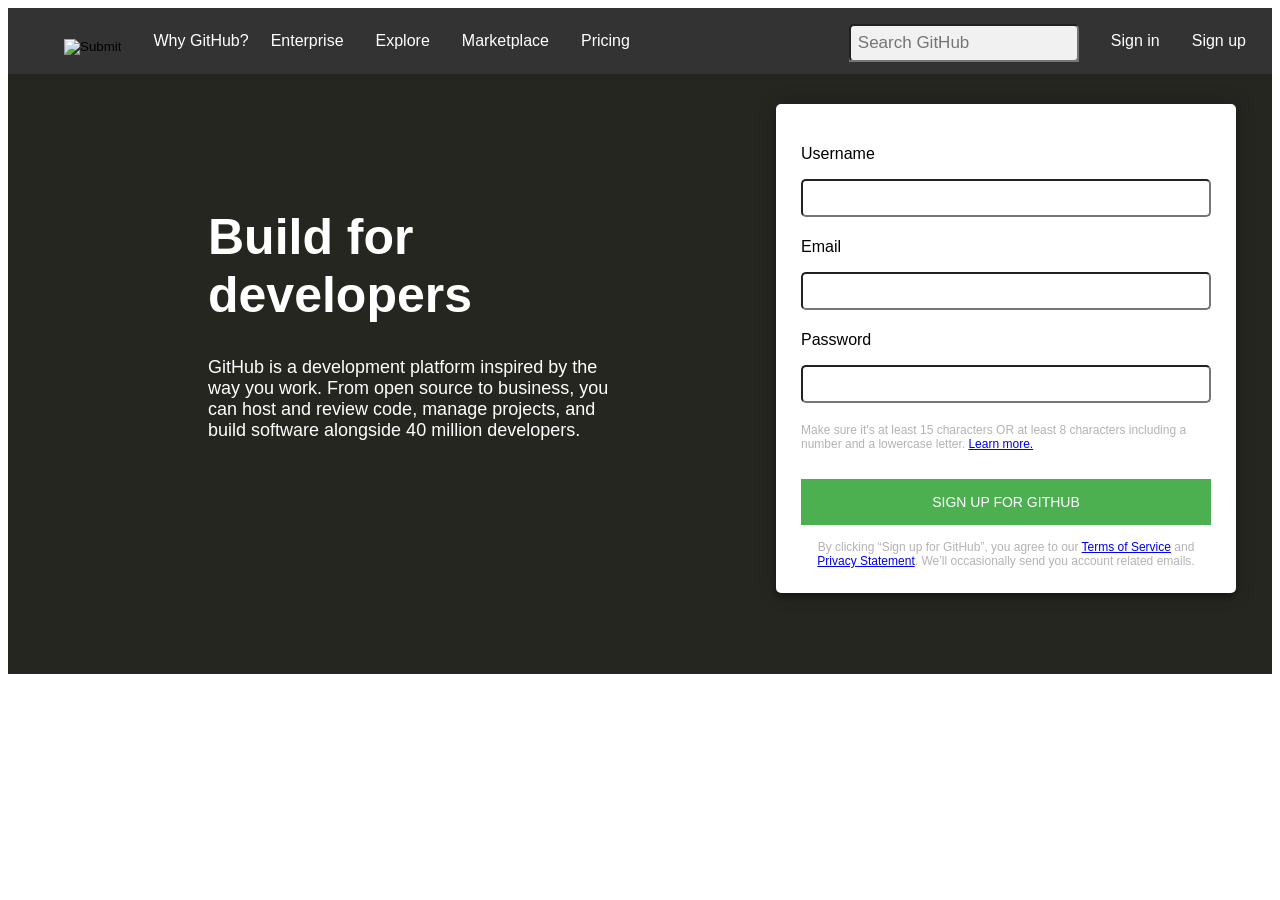
<file: Lab2/gitt.html>
<!DOCTYPE html>
<html lang="en">
<head>
<title>GITHUB WEB </title>
<meta charset="utf-8">

<style>
* {
  box-sizing: border-box;
}

body {
  font-family: Arial, Helvetica, sans-serif;
}

header{
  background-color: #333;
  padding: 10px;

  font-size: 31px;
  color: white;
}
.navbar {
  overflow: hidden;
  background-color: #333;
}

.navbar a {
  float: left;
  font-size: 16px;
  color: white;
  text-align: center;
  padding: 14px 16px;
  text-decoration: none;
}

.dropdown {
  float: left;
  overflow: hidden;
}

.dropdown .dropbtn {
  font-size: 16px;  
  border: none;
  outline: none;
  color: white;

  background-color: inherit;
  font-family: inherit;
  
}



.dropdown-content {
  display: none;
  position: absolute;
  background-color: #f9f9f9;
  min-width: 160px;
  box-shadow: 0px 8px 16px 0px rgba(0,0,0,0.2);
  z-index: 1;
}

.dropdown-content a {
  float: none;
  color: black;
  padding: 12px 16px;
  text-decoration: none;
  display: block;
  text-align: left;
}

.dropdown-content a:hover {
  background-color: #ddd;
}

.dropdown:hover .dropdown-content {
  display: block;
}


.search-container {
  float: right;
  background-color: #777;
  margin-top: 11px;
  margin-right: 16px;
  background: #777;
  font-size: 17px;
  border: none;
  cursor: pointer;
}

.rightfloat {
  float: right;

}

.imgpic {
  float: left;
 
  margin-top: 5px;
  margin-left: 46px;
  margin-right: 26px;


  border: none;
  cursor: pointer;
}




input[type=text] {
    margin-top: -5px;
  padding: 7px;
  font-size: 17px;
    border-radius: 5px;



  background: #f1f1f1;
}


.tocenter{

  padding: 100px 200px;
  padding-right: 0px;
  color: #ffffff;
  
}

h1{
  font-size: 50px;
}

.login-page {
  width: 360px;

  margin: auto;
  padding-top: 30px;


}
.form {
  position: relative;
  z-index: 1;
  background: #FFFFFF;
  width: 460px;
  margin: 0 auto 100px;
  padding: 25px;
  text-align: center;
  border-radius: 5px;
  box-shadow: 0 0 20px 0 rgba(0, 0, 0, 0.2), 0 5px 5px 0 rgba(0, 0, 0, 0.24);
}
.form button {
  font-family: "Roboto", sans-serif;
  text-transform: uppercase;
  outline: 0;
  background: #4CAF50;
  width: 100%;
  border: 0;
  padding: 15px;
  color: #FFFFFF;
  font-size: 14px;
  -webkit-transition: all 0.3 ease;
  transition: all 0.3 ease;
  cursor: pointer;
}
.form button:hover,.form button:active,.form button:focus {
  background: #43A047;
}
.form .message {
  margin: 15px 0 0;
  color: #b3b3b3;
  font-size: 12px;
}

.form input {
  font-family: "Roboto", sans-serif;
  outline: 0;
  background: #ffffff;
  width: 100%;
  border: 1;
  margin: 0 0 5px;
  padding: 10px;
  border-radius: 5px;
  box-sizing: border-box;
  font-size: 12px;
}
</style>
</head>
<body>
<header>
<div class="navbar">
  <div class="imgpic">
    <input type="image" src="file:///C:/Users/kosma/AppData/Local/Temp/Rar$EXa9788.47499/1/logo.jpg" width="" height=""> 
  </div>
  

    <div class="dropdown">
    <button class="dropbtn">Why GitHub? </button>
    <div class="dropdown-content">
      <a href="#"><b>Features</b></a>
      <a href="#">Code Review</a>
      <a href="#">Project management</a>
      <a href="#">Integrations</a>
      <a href="#">Actions</a>
      <a href="#">Packages</a>
      <a href="#">Security</a>
      <a href="#">Team management</a>
      <a href="#">Hosting</a>
      <a href="#"><b>Customer Stories</b></a>
      <a href="#"><b>Security</b></a>
    </div>

  </div> 
  <a href="#">Enterprise</a>
  <a href="#">Explore</a>
  <a href="#">Marketplace</a>
  <a href="#">Pricing</a>
  



 <div class="rightfloat">
    <a href="#">Sign up</a>
 </div>

 <div class="rightfloat">
    <a href="#">Sign in</a>
 </div>
 <div class="search-container">
    <input type="text" placeholder="Search GitHub" name="search">
 </div>



</div>


</header>


<div>
<div class="tocenter" style="width: 50%;   height: 600px; float:left  ; background: #252620;">
   <h1>
     Build for <br /> developers
   </h1>
   
   <font size="4">GitHub is a development platform inspired by the </br> way  you work. From open source to business, you </br> can host and review code, manage projects, and </br> build software alongside 40 million developers. </font>
   
   <h1>
     
   </h1>
</div>

<div style="width: 50%; height: 600px; float:right ; background: #252620">
   <div class="login-page">
                 <div class="form">
                     <form class="register-form">
                         <p align="left"> Username</p>    
                         <input type="text" />
                         <p align="left"> Email</p>   
                         <input type="text" />
                         <p align="left"> Password</p>   
                         <input type="password"/>
                         <p align="left" class="message">Make sure it's at least 15 characters OR at least 8 characters including a number and a lowercase letter. <a href="#"> Learn more. </a></br></br></br></p>
                         <button>Sign up for GitHub</button>
                         <p class="message">By clicking “Sign up for GitHub”, you agree to our <a href="#"> Terms of Service</a> and <a href="#"> Privacy Statement</a>. We’ll occasionally send you account related emails.</p>

                     </form>
                
                 </div>
             </div>
</div>
</div>

</body>
</html>
</file>
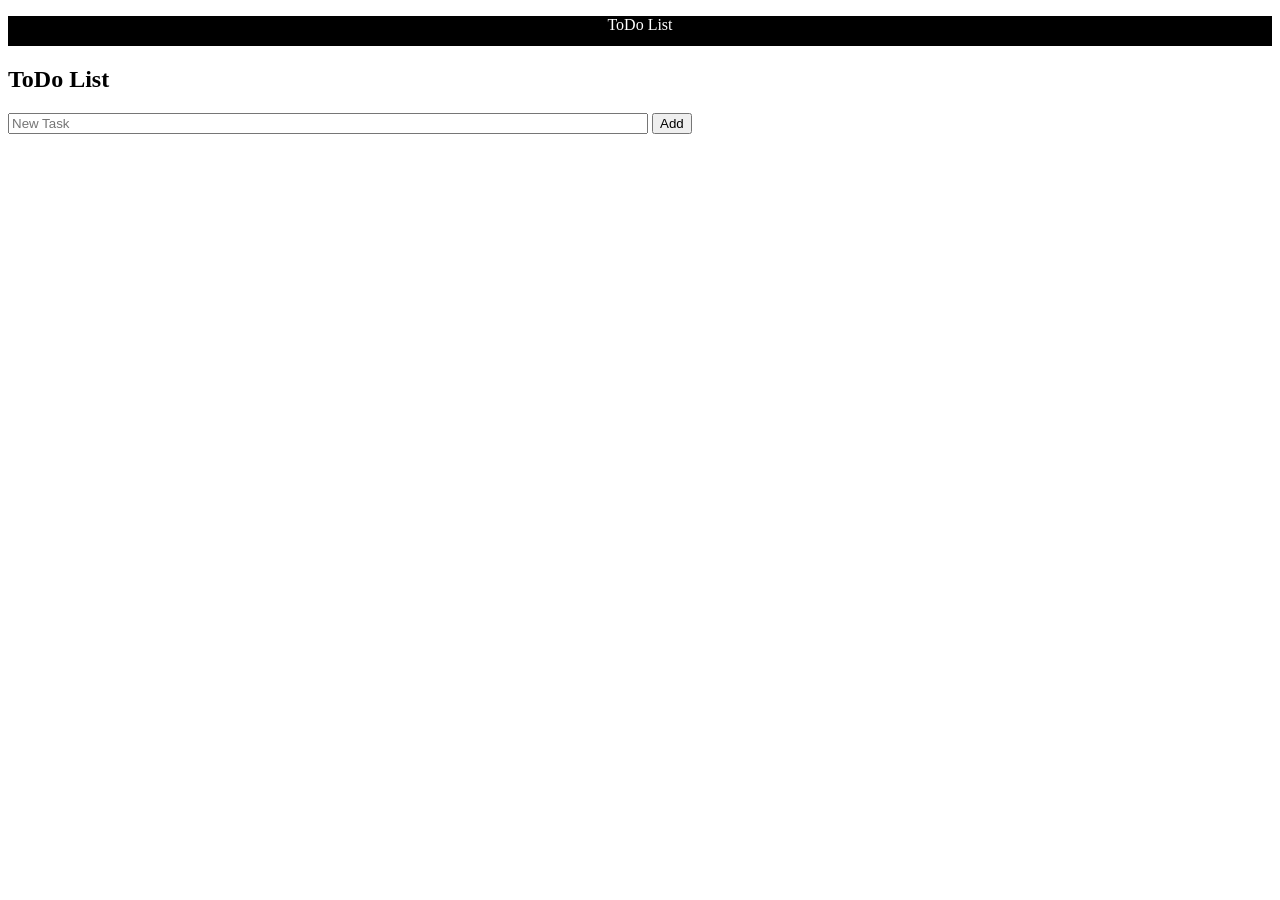
<file: Lab2/todo.html>
<!DOCTYPE html>
<html>
  <head>
    <meta charset="utf-8">
    <title>ToDoList</title>
    <style>
.header{
  height: 30px;
  background-color: black;
}

p{
  font-size: 16px;
  color: white;
  text-align: center;
}

.main{
  position: absolute;
  left: 600px;
}

input{
  width: 50%;
}



ol li {
  background: #ffe5e5;
  padding: 5px;
  margin-left: 35px;
  list-style-type: square;
}

    </style>

  </head>
  <body>
     <div class="header">
       <p>ToDo List</p>
     </div>

       <h2> ToDo List </h2>
       <div class="inputext">
         <input type="text" placeholder="New Task" id = "sometext">
         <button id="btn" type="button" name="button">Add</button>
       </div>
      <div id="out">

      </div>

       <script >
window.onload = function(){

var toDoList = [];

document.getElementById('btn').addEventListener('click', function(){
  var input = document.getElementById("sometext").value;
  var obj = {};
  obj.task = input;
  obj.check = false;
  var i = toDoList.length;
  toDoList[i] = obj;
  console.log(obj);
  out();
});

function out(){
  var out = "";
  for(var key in toDoList){
    if(toDoList[key].chech == true){
      out += '<input type="checkbox" checked>';
    }else {
      out += '<input type="checkbox">';
    }
    out += toDoList[key].task + '<br>';
  }
  document.getElementById('out').innerHTML = out;
}

}
           
       </script> 
  </body>
</html>
</file>
